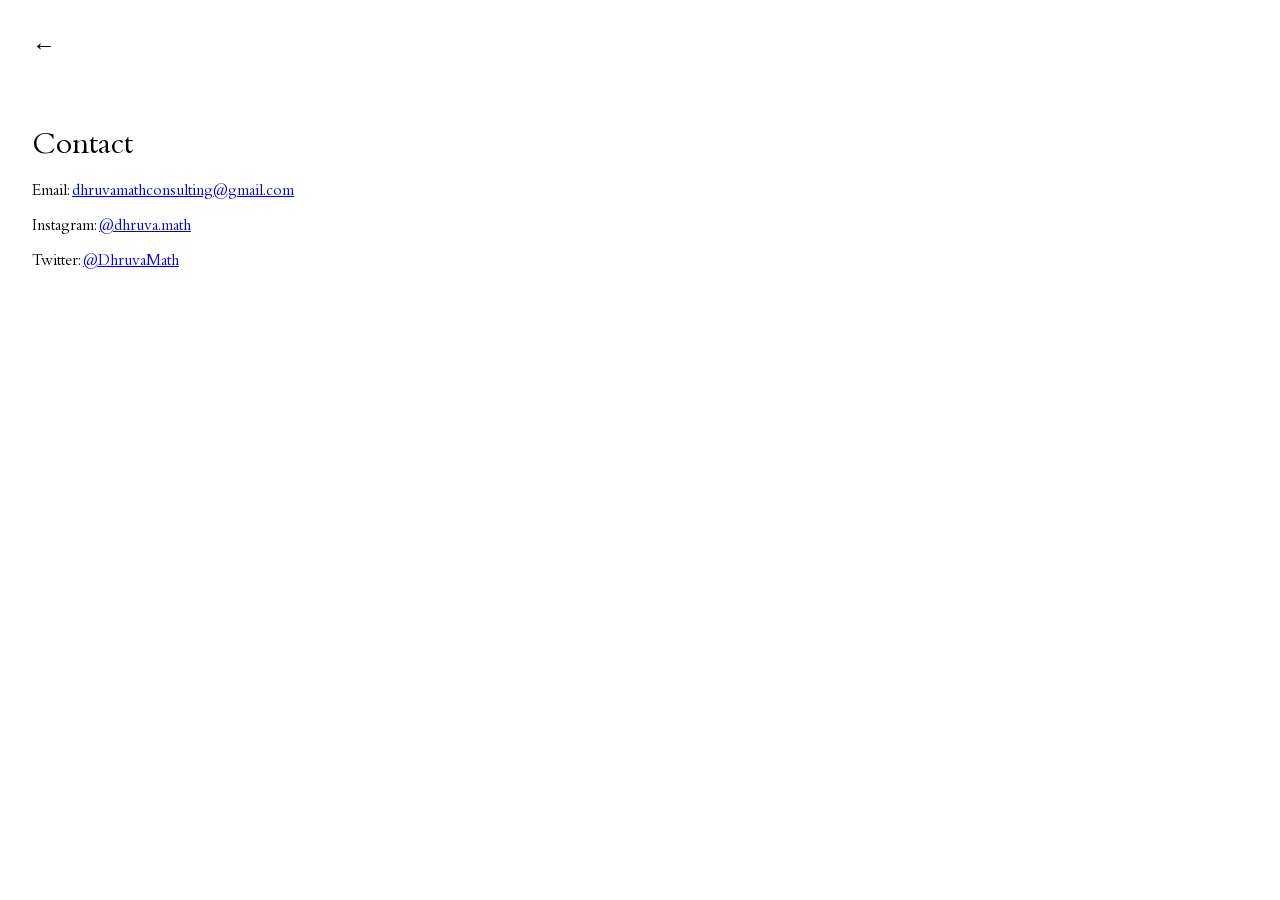
<file: contact.html>
<!DOCTYPE html>
<html lang="en">
<head>
  <meta charset="UTF-8">
  <meta name="viewport" content="width=device-width, initial-scale=1.0">
  <title>Contact</title>
  <link rel="stylesheet" href="style.css">
</head>
<body>
  <div class="menu">
    <a href="index.html">←</a>
  </div>
  <div class="page">
    <h1>Contact</h1>

    <p>Email: 
      <a href="mailto:dhruvamathconsulting@gmail.com">dhruvamathconsulting@gmail.com</a>
    </p>

    <p>Instagram: 
      <a href="https://instagram.com/dhruva.math" target="_blank">@dhruva.math</a>
    </p>

    <p>Twitter: 
      <a href="https://twitter.com/DhruvaMath" target="_blank">@DhruvaMath</a>
    </p>
  </div>
</body>
</html>
</file>
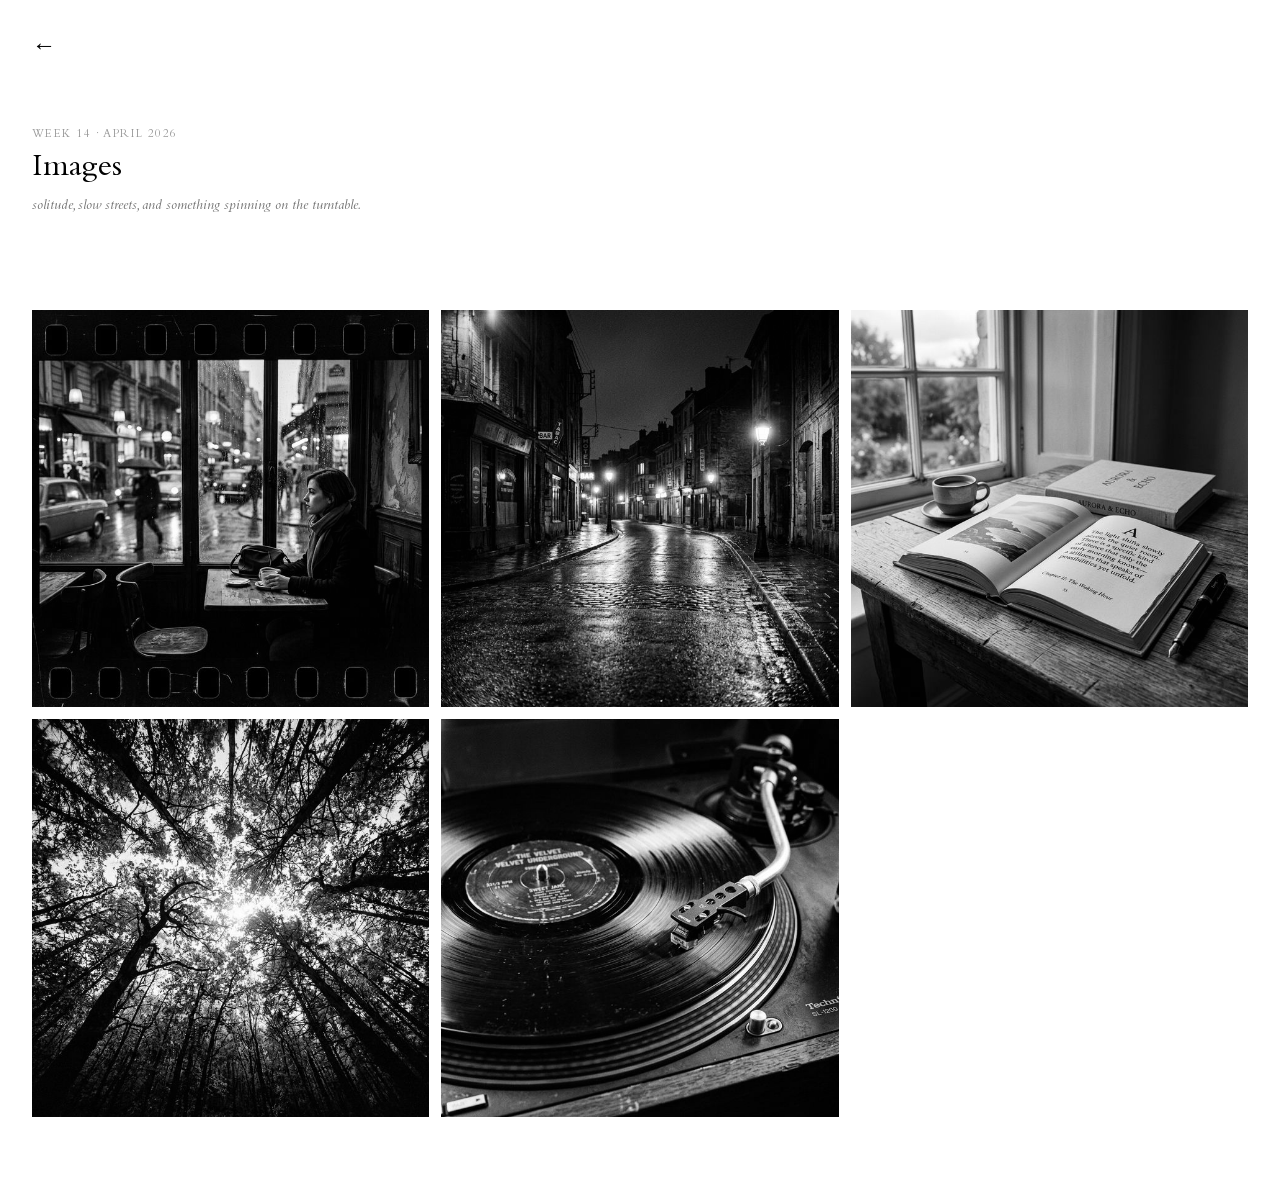
<file: images.html>
<!DOCTYPE html>
<html lang="en">
<head>
  <meta charset="UTF-8">
  <meta name="viewport" content="width=device-width, initial-scale=1.0">
  <title>Images</title>
  <meta name="description" content="A weekly moodboard — images that reflect what I've been watching, listening to, and thinking about.">
  <link rel="stylesheet" href="style.css">
  <style>
    /* ── page header ─────────────────────────── */
    .images-header {
      padding: 2rem 2rem 1.25rem;
    }

    .images-header h1 {
      font-weight: normal;
      font-size: 2rem;
      margin: 0 0 0.35rem;
    }

    .week-label {
      font-size: 0.75rem;
      letter-spacing: 0.12em;
      text-transform: uppercase;
      opacity: 0.4;
      margin: 0 0 0.5rem;
    }

    .week-note {
      font-size: 0.95rem;
      opacity: 0.55;
      margin: 0;
      max-width: 42ch;
      line-height: 1.55;
      font-style: italic;
    }

    /* ── masonry grid ────────────────────────── */
    .moodboard {
      padding: 1.5rem 2rem 4rem;
      columns: 3;
      column-gap: 0.75rem;
    }

    @media (max-width: 860px) {
      .moodboard { columns: 2; }
    }

    @media (max-width: 520px) {
      .moodboard { columns: 1; }
    }

    /* ── individual image tile ───────────────── */
    .tile {
      break-inside: avoid;
      position: relative;
      margin-bottom: 0.75rem;
      overflow: hidden;
      cursor: default;
    }

    .tile img {
      display: block;
      width: 100%;
      height: auto;
      transition: opacity 0.35s ease;
      filter: grayscale(100%);
    }

    .tile:hover img {
      opacity: 0.35;
    }

    .tile-caption {
      position: absolute;
      inset: 0;
      display: flex;
      align-items: flex-end;
      padding: 1rem 0.9rem;
      opacity: 0;
      transition: opacity 0.3s ease;
      pointer-events: none;
    }

    .tile:hover .tile-caption {
      opacity: 1;
    }

    .tile-caption span {
      font-size: 0.78rem;
      letter-spacing: 0.06em;
      line-height: 1.4;
      color: black;
    }

    /* ── archive nav (future use) ────────────── */
    .archive-nav {
      padding: 0 2rem 3rem;
      display: flex;
      gap: 1rem;
      flex-wrap: wrap;
    }

    .archive-btn {
      font-size: 0.75rem;
      letter-spacing: 0.1em;
      text-transform: uppercase;
      border: 1px solid black;
      padding: 0.3rem 0.7rem;
      cursor: pointer;
      background: transparent;
      font-family: inherit;
      transition: background 0.2s ease, color 0.2s ease;
    }

    .archive-btn:hover,
    .archive-btn.active {
      background: black;
      color: white;
    }
  </style>
</head>
<body>

  <div class="menu">
    <a href="index.html">←</a>
  </div>

  <div class="images-header">
    <p class="week-label" id="week-label"></p>
    <h1>Images</h1>
    <p class="week-note" id="week-note"></p>
  </div>

  <!-- week selector (auto-populated if more than 1 week) -->
  <div class="archive-nav" id="archive-nav"></div>

  <!-- masonry grid -->
  <div class="moodboard" id="moodboard"></div>

  <script src="images/data.js"></script>
  <script>
    (function () {
      if (!MOODBOARD || MOODBOARD.length === 0) return;

      let currentIndex = 0;

      function renderWeek(index) {
        const week = MOODBOARD[index];

        document.getElementById('week-label').textContent = week.week || '';
        document.getElementById('week-note').textContent  = week.note  || '';

        const grid = document.getElementById('moodboard');
        grid.innerHTML = '';

        (week.images || []).forEach(function (img) {
          const tile = document.createElement('div');
          tile.className = 'tile';

          const image = document.createElement('img');
          image.src = img.src;
          image.alt = img.caption || '';
          image.loading = 'lazy';

          tile.appendChild(image);

          if (img.caption) {
            const cap = document.createElement('div');
            cap.className = 'tile-caption';
            cap.innerHTML = '<span>' + img.caption + '</span>';
            tile.appendChild(cap);
          }

          grid.appendChild(tile);
        });

        // update active button
        document.querySelectorAll('.archive-btn').forEach(function (btn, i) {
          btn.classList.toggle('active', i === index);
        });
      }

      // build week-selector buttons only if > 1 week
      const nav = document.getElementById('archive-nav');
      if (MOODBOARD.length > 1) {
        MOODBOARD.forEach(function (week, i) {
          const btn = document.createElement('button');
          btn.className = 'archive-btn' + (i === 0 ? ' active' : '');
          btn.textContent = week.week;
          btn.addEventListener('click', function () {
            currentIndex = i;
            renderWeek(i);
          });
          nav.appendChild(btn);
        });
      }

      renderWeek(0);
    })();
  </script>

</body>
</html>
</file>
<file: style.css>
@font-face {
  font-family: 'Bembo Std';
  src: url('fonts/BemboStd.woff2') format('woff2'),
       url('fonts/BemboStd.woff') format('woff');
  font-weight: normal;
  font-style: normal;
  font-display: swap;
}

@font-face {
  font-family: 'Bembo Std';
  src: url('fonts/BemboStd-Italic.woff2') format('woff2'),
       url('fonts/BemboStd-Italic.woff') format('woff');
  font-weight: normal;
  font-style: italic;
  font-display: swap;
}

@font-face {
  font-family: 'Bembo Std';
  src: url('fonts/BemboStd-Bold.woff2') format('woff2'),
       url('fonts/BemboStd-Bold.woff') format('woff');
  font-weight: bold;
  font-style: normal;
  font-display: swap;
}

@font-face {
  font-family: 'Bembo Std';
  src: url('fonts/BemboStd-BoldItalic.woff2') format('woff2'),
       url('fonts/BemboStd-BoldItalic.woff') format('woff');
  font-weight: bold;
  font-style: italic;
  font-display: swap;
}

html, body {
  margin: 0;
  padding: 0;
  background: white;
  color: black;
  font-family: 'Bembo Std', 'Book Antiqua', Palatino, Georgia, serif;
}

.menu {
  display: flex;
  flex-direction: column;
  align-items: flex-start;
  padding: 2rem;
  gap: 0.75rem;
}

.menu a {
  text-decoration: none;
  color: black;
  font-size: 1.5rem;
  transition: opacity 0.2s ease;
}

.menu a:hover {
  opacity: 0.6;
}

.page {
  padding: 2rem;
}

.page h1 {
  font-weight: normal;
  font-size: 2rem;
  margin: 0;
}
</file>
